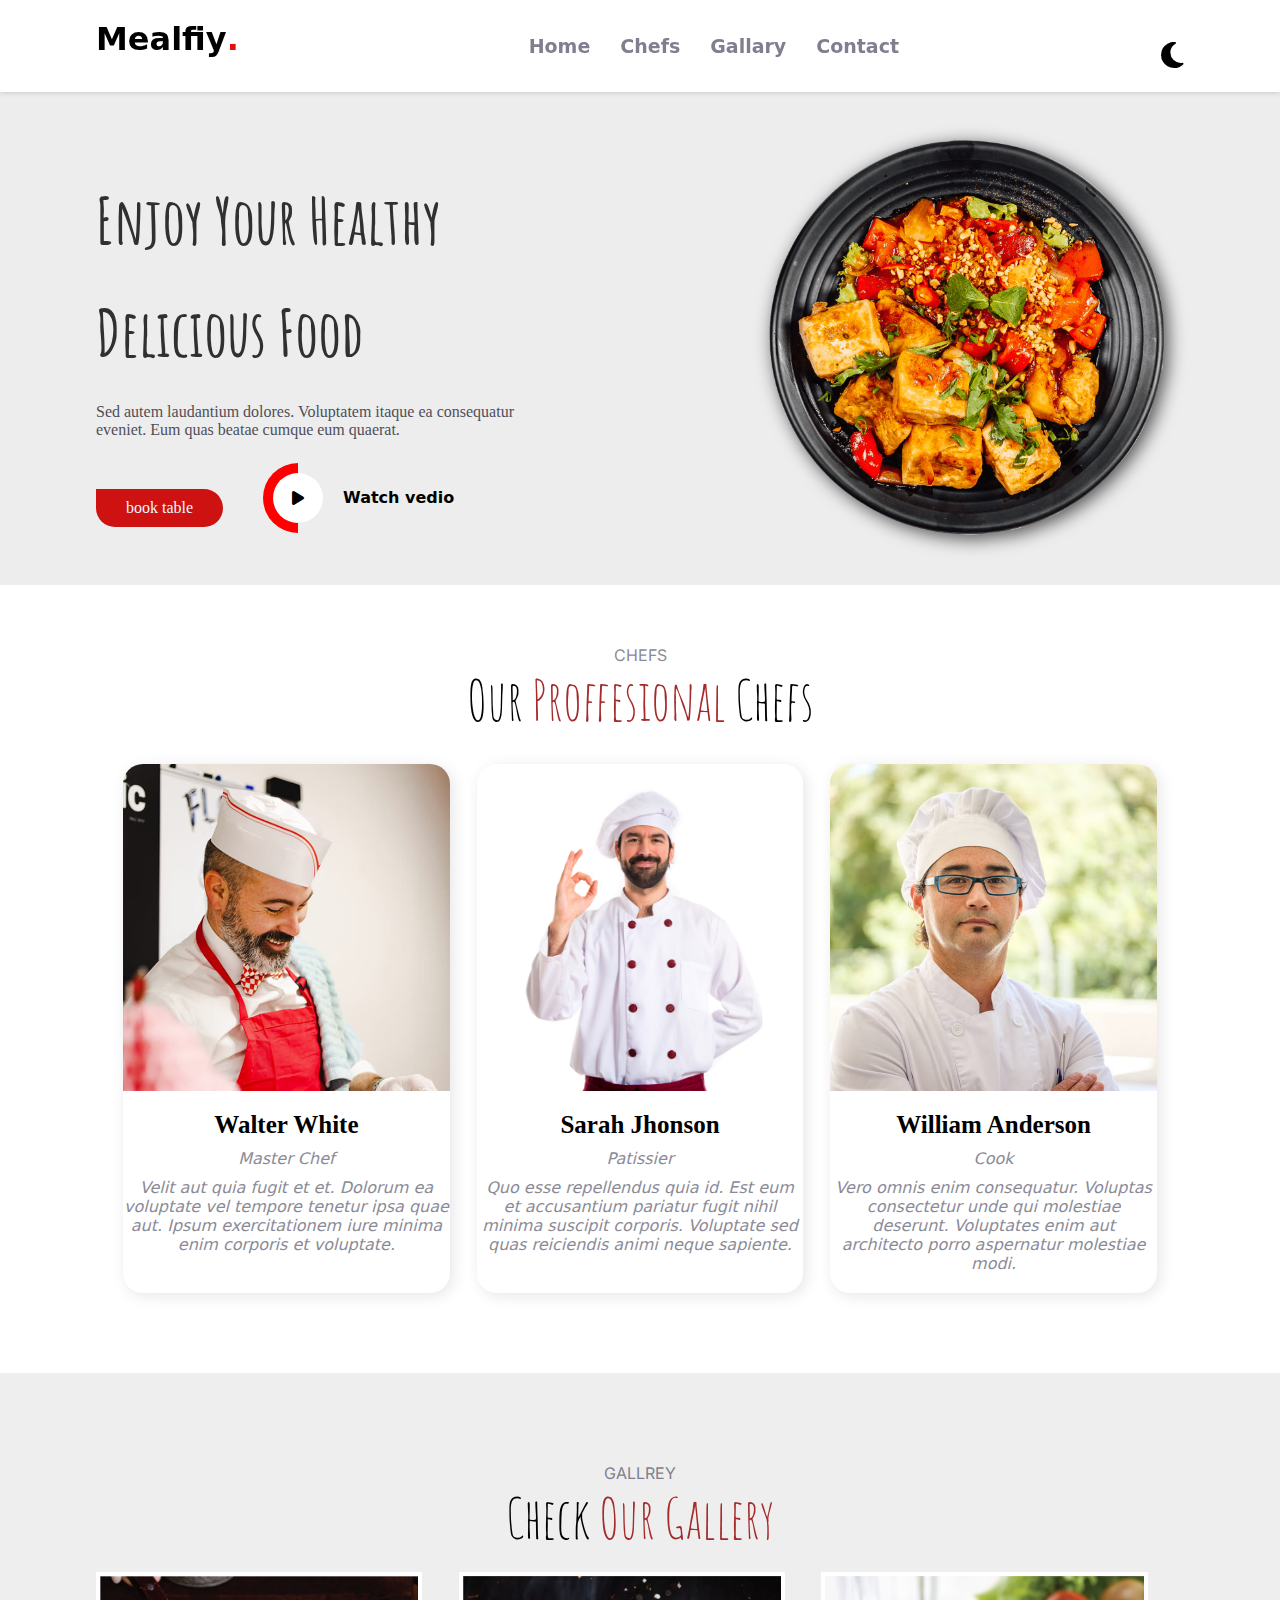
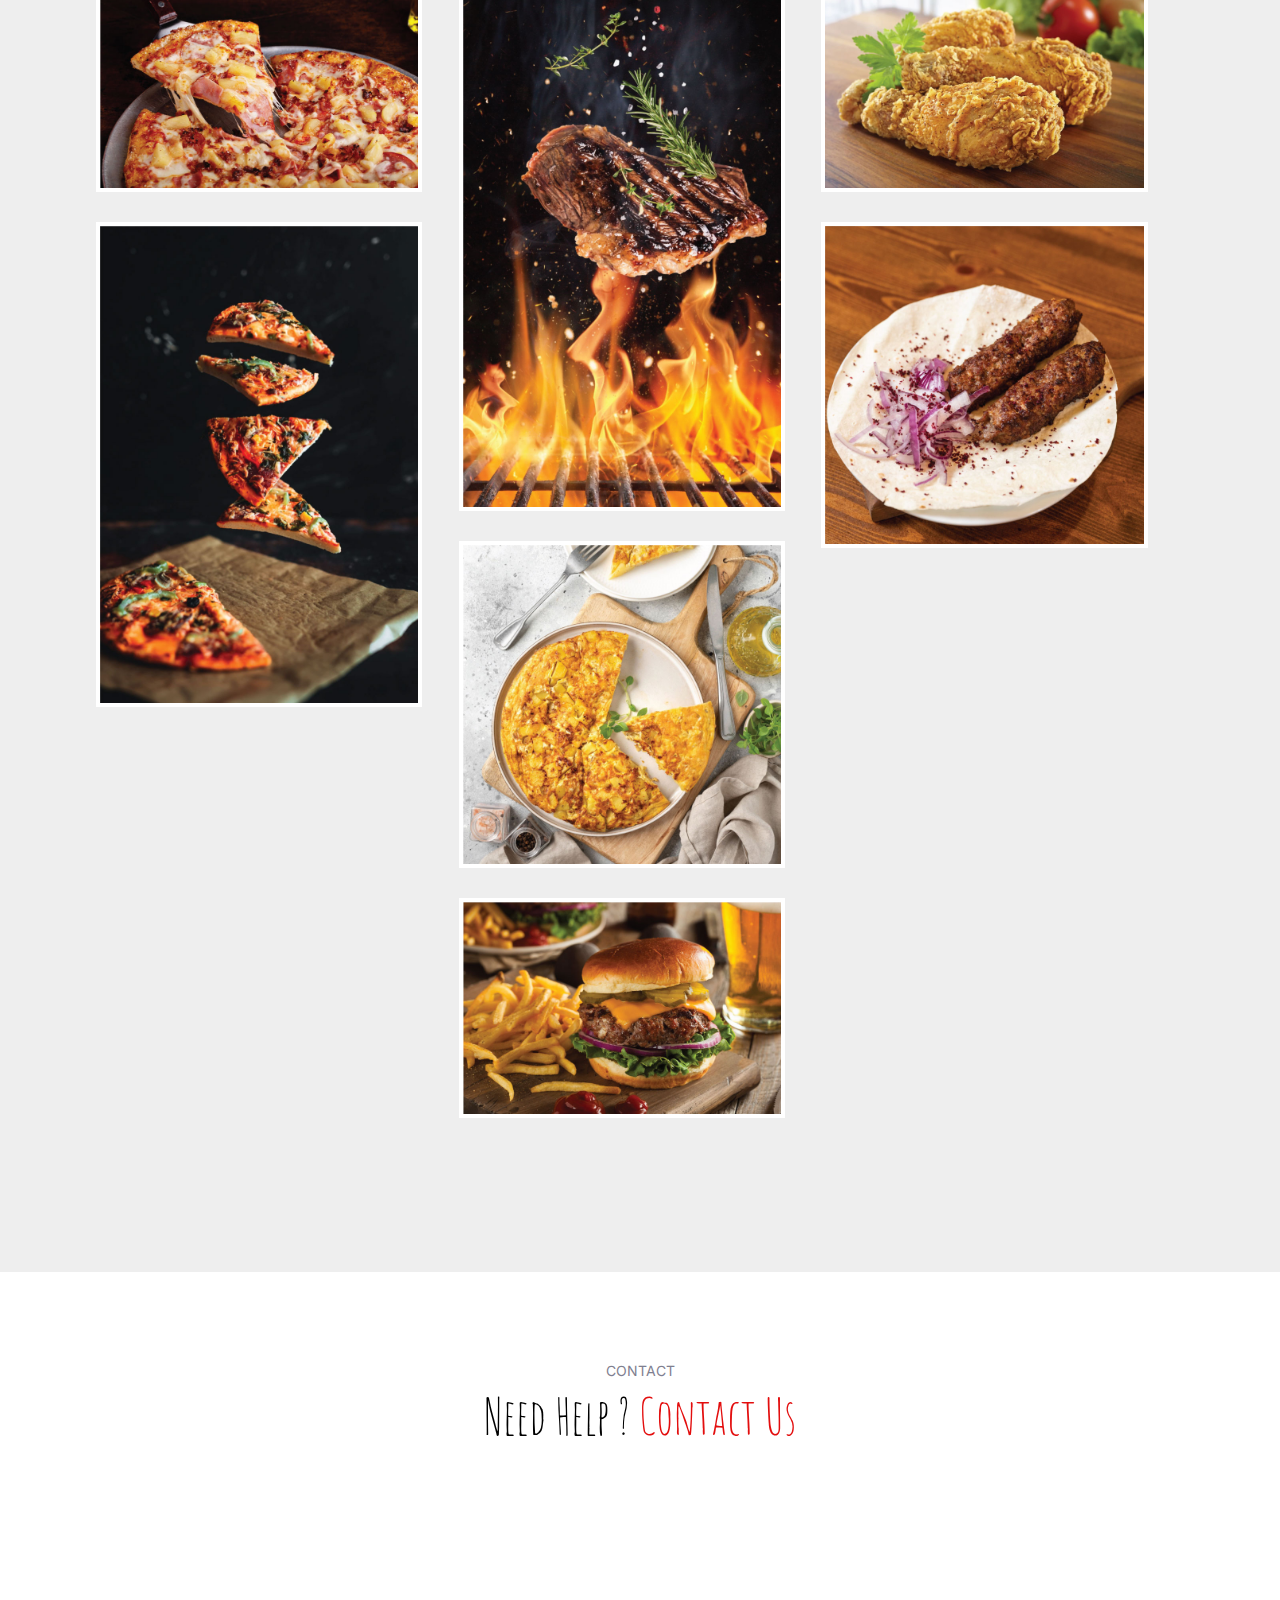
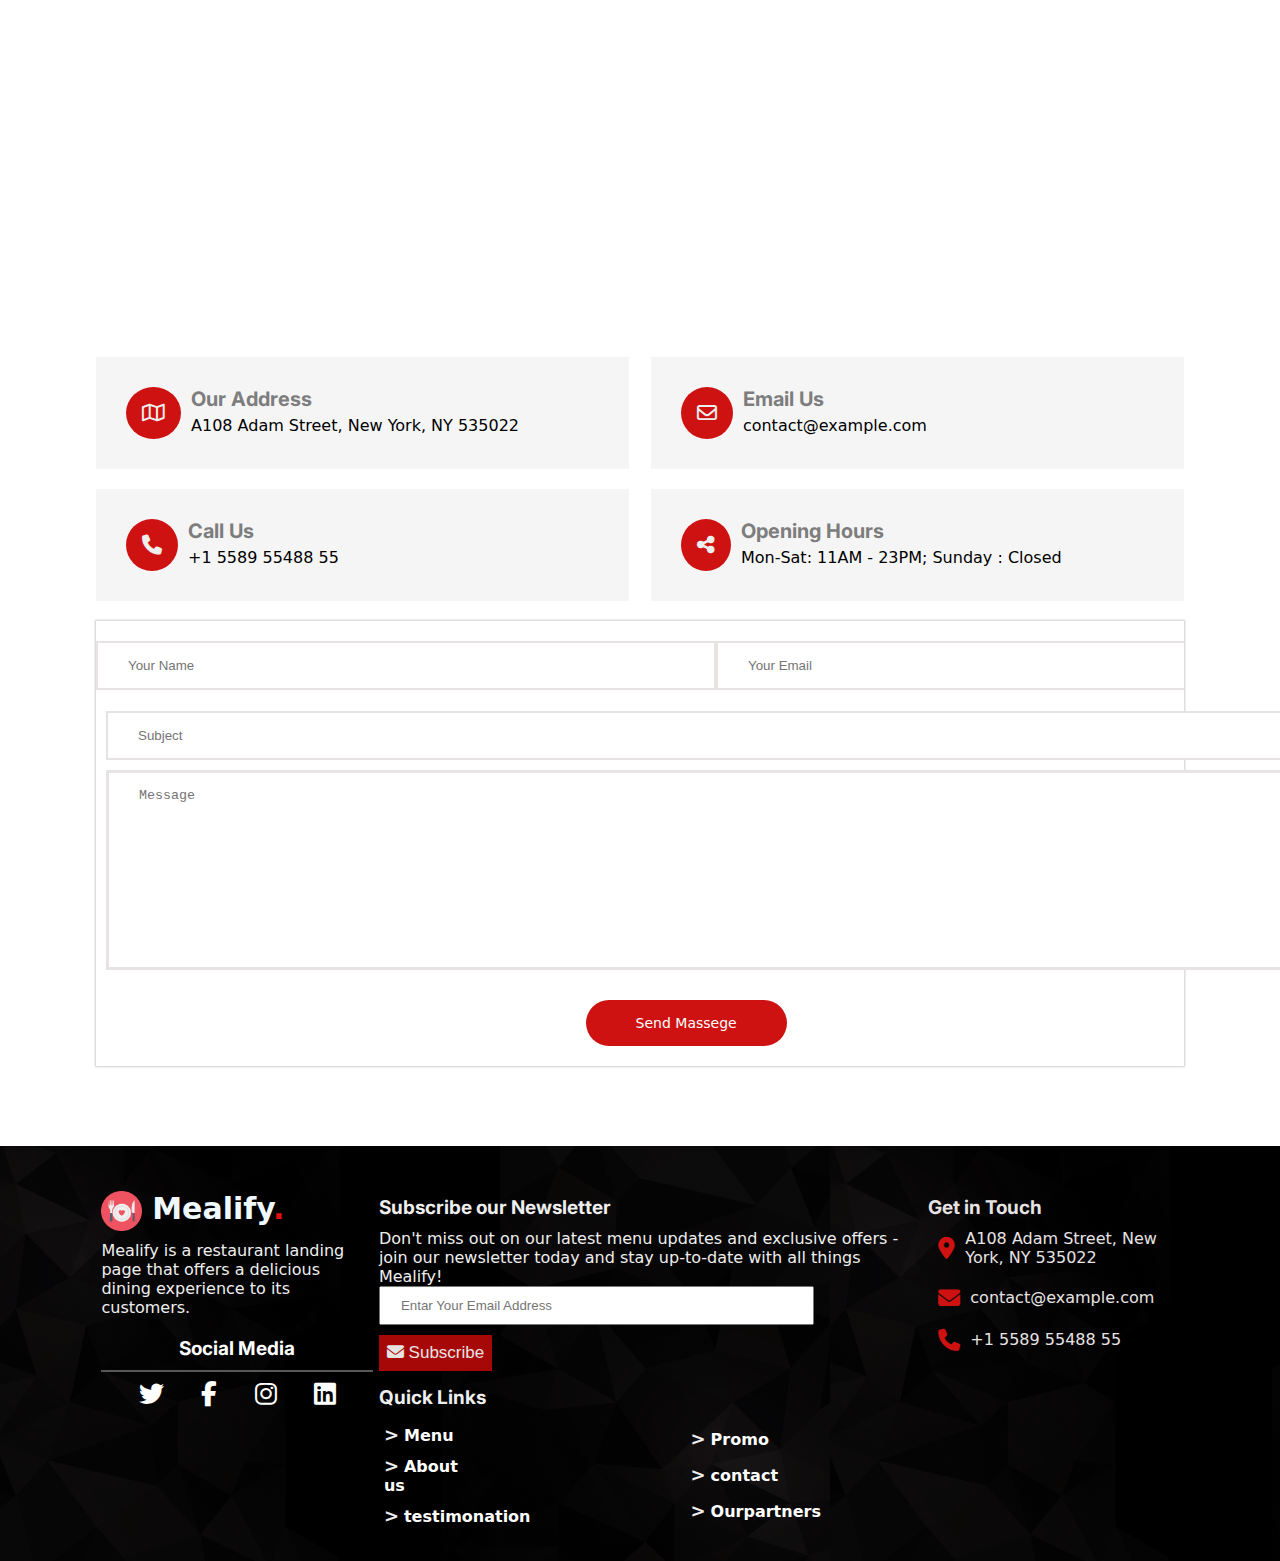
<file: index.html>
<html>
<head>
    <link rel="stylesheet" href="./css/all.min.css">
    <link
        href="https://fonts.googleapis.com/css2?family=Assistant:wght@200..800&family=Inter:ital,opsz,wght@0,14..32,100..900;1,14..32,100..900&display=swap"
        rel="stylesheet">
    <link
        href="https://fonts.googleapis.com/css2?family=Inter:ital,opsz,wght@0,14..32,100..900;1,14..32,100..900&display=swap"
        rel="stylesheet">
    <link href="https://fonts.googleapis.com/css2?family=Amatic+SC:wght@400;700&display=swap" rel="stylesheet">
    <link rel="stylesheet" href="./css/style.css">
    <title >Mealfiy </title>
    
</head>

<body>

    <!-- start header -->

    <div class="header" id="Home">
        <div class="nav">
            <div class="contenar">
                <div class="layer">
                    <div class="logo">
                        <a href="#">Mealfiy</a>
                    </div>

                    <ul>
                        <li>
                            <a href="#Home" id="">Home</a>
                        </li>
                        <li>
                            <a href="#chefs">Chefs</a>
                        </li>
                        <li>
                            <a href="#gallary">Gallary</a>
                        </li>
                        <li>
                            <a href="#contacts">Contact</a>
                        </li>
                    </ul>
                    <div class="i-frame">
                        <i class="fa-solid fa-moon"></i>
                    </div>
                </div>
            </div>
        </div>
        <div class="contenar">
            <div class="parent">
                <div class="content-hed">
                    <p class="style">Enjoy Your Healthy
                    </p>
                    <p class="style">Delicious Food</p>
                    <p>Sed autem laudantium dolores. Voluptatem itaque ea consequatur eveniet. Eum quas beatae cumque
                        eum
                        quaerat.</p>
                        <div class="buttons">
                            <a href="#" class="f-1">book table</a>
                            <a href="#" class="vedio-button"><span>Watch vedio</span></a>
                        </div>
                        
                </div>
                <div class="img-hed">
                    <img src="./hero-img.png" alt="dish of chiken">
                </div>
            </div>
        </div>
    </div>
    <!-- start chefs sec  -->
    <div class="chefs" id="chefs">
        <div class="content-chefs">
            <h3>CHEFS</h3>
            <p>Our <span>Proffesional</span> Chefs</p>
        </div>
        <div class="about-chefs">
            <div class="contenar">
                <div class="img-chefs">
                    <div class="chef1">
                        <img src="./chefs-1.jpg" alt="Master chef ">
                        <h2>Walter White</h2>
                        <p>Master Chef</p>
                        <p>Velit aut quia fugit et et. Dolorum ea voluptate vel tempore tenetur ipsa quae aut. Ipsum
                            exercitationem iure minima enim corporis et voluptate.</p>
                    </div>
                    <div class="chef1">
                        <img src="./chefs-2.jpg" alt="Sarah Jhonson">
                        <h2>Sarah Jhonson</h2>
                        <p>Patissier</p>
                        <p>Quo esse repellendus quia id. Est eum et accusantium pariatur fugit nihil minima suscipit
                            corporis.
                            Voluptate sed quas reiciendis animi neque sapiente.</p>
                    </div>
                    <div class="chef1">
                        <img src="./chefs-3.jpg" alt="William Anderson">
                        <h2>William Anderson</h2>
                        <p>Cook</p>
                        <p>Vero omnis enim consequatur. Voluptas consectetur unde qui molestiae deserunt. Voluptates
                            enim
                            aut
                            architecto porro aspernatur molestiae modi.</p>
                    </div>

                </div>
            </div>

        </div>






    </div>
    <!-- start gallary -->
    <div class="gallery" id="gallary">
        <div class="content-gallery">
            <h3>GALLREY</h3>
            <p>Check <span>Our Gallery</span></p>
        </div>
        <div class="gallery-item">
            <div class="contenar">
                <div class="gallery-img">
                    <div class="item1">
                        <img src="./meal-1.jpg" alt="pizza">
                        <div class="caption">
                            <h3>
                                Pizza
                            </h3>
                            <p>Hawaiian pizza with ham and pineapple</p>
                        </div>
                    </div>
                    <div class="item1">
                        <img src="./meal-4.jpg" alt="Pizza">
                        <div class="caption">
                            <h3>
                                Levitation pizza
                            </h3>
                            <p>Levitation pizza on black background.</p>
                        </div>
                    </div>
                    <div class="item1">
                        <img src="./meal-2.jpg" alt="meat">
                        <div class="caption">
                            <h3>
                                Beef steaks
                            </h3>
                            <p>Tasty beef steaks flying above cast iron grate with fire flames.</p>
                        </div>
                    </div>
                    <div class="item1">
                        <img src="./meal-7.jpg" alt="pizza">
                        <div class="caption">
                            <h3>
                                Frittata
                            </h3>
                            <p>Frittata or potato pie in a ceramic plate</p>
                        </div>
                    </div>

                    <div class="item1">
                        <img src="./meal-3.jpg" alt="burger">
                        <div class="caption">
                            <h3>
                                Burger
                            </h3>
                            <p>grass fed bison hamburger with chips & beer</p>
                        </div>
                    </div>
                    <div class="item1">
                        <img src="./meal-5.jpg" alt="chiken">
                        <div class="caption">
                            <h3>
                                Crispy Fried Chicken
                            </h3>
                            <p>Golden brown chicken legs with a crunchy coating and juicy meat</p>
                        </div>
                    </div>

                    <div class="item1">
                        <img src="./meal-6.jpg" alt="">
                        <div class="caption">
                            <h3>
                                Lyulya kebab
                            </h3>
                            <p>Tender and juicy skewers of ground lamb or beef, flavored with aromatic spices and herbs</p>
                        </div>
                    </div>



                </div>
            </div>







        </div>
    </div>
    <!-- start contacet  -->
    <div class="contact-us" id="contacts">
        <div class="contenar">
            <div class="main-contact">
                <h3>CONTACT</h3>
                <p>Need Help ? <span>Contact Us</span></p>
            </div>
            <iframe
                src="https://www.google.com/maps/embed?pb=!1m14!1m8!1m3!1d10947.188275598868!2d-74.011253!3d40.71231!3m2!1i1024!2i768!4f13.1!3m3!1m2!1s0x89c25a22a3bda30d%3A0xb89d1fe6bc499443!2sDowntown.%20Conference%20Center!5e1!3m2!1sen!2sus!4v1745256331251!5m2!1sen!2sus"
                width="600" height="450" style="border:0;" allowfullscreen="" loading="lazy"
                referrerpolicy="no-referrer-when-downgrade"></iframe>
            <div class="about-us">
                <div class="ss">
                    <div class="icon">
                        <i class="fa-regular fa-map"></i>
                    </div>
                    <div class="address-content">
                        <h3>Our Address</h3>
                        <p>A108 Adam Street, New York, NY 535022</p>
                    </div>
                </div>
                <div class="ss">
                    <div class="icon">
                        <i class="fa-regular fa-envelope"></i>
                    </div>
                    <div class="email-content">
                        <h3>Email Us</h3>
                        <p>contact@example.com</p>
                    </div>
                </div>
                <div class="ss">
                    <div class="icon">
                        <i class="fa-solid fa-phone"></i>
                    </div>
                    <div class="call-content">
                        <h3>Call Us</h3>
                        <p>+1 5589 55488 55</p>
                    </div>
                </div>
                <div class="ss">
                    <div class="icon">
                        <i class="fa-solid fa-share-nodes"></i>
                    </div>
                    <div class="opening-content">
                        <h3> Opening Hours</h3>
                        <p><span>Mon-Sat</span>: 11AM - 23PM;<span> Sunday </span>: Closed</p>
                    </div>
                </div>
            </div>
            <form>
                <div class="fields">

                    <div class="f-field">
                        <input type="text" placeholder="Your Name">
                        <input type="email" placeholder="Your Email">
                    </div>

                    <input type="text" class="in-1" placeholder="Subject">

                    <textarea name="text" placeholder="Message" id=""></textarea>
                    <button type="submit" class="btn2">
                        Send Massege
                    </button>
                </div>


        </div>

        </form>
    </div>
    <!-- start footer  -->
    <footer>
        <div class="contenar">
            <div class="layer-2">
                <div class="mealfiy">
                    <div class="mealfiy-logo">
                        <img src="./favicon.png" alt="">
                        <h2>Mealify</h2>
                        <p>Mealify is a restaurant landing page that offers a delicious dining experience to its
                            customers.
                        </p>
                    </div>
                    <div class="mealfiy-social">
                        <h3>Social Media</h3>

                        <div class="social-links">

                            <a href="https://x.com/" target="_blank">
                                <i class="fa-brands fa-twitter"></i>
                            </a>
                            <a href="https://www.facebook.com/" target="_blank">
                                <i class="fa-brands fa-facebook-f"></i>
                            </a>
                            <a href="https://www.instagram.com/accounts/login/?hl=en" target="_blank">
                                <i class="fa-brands fa-instagram"></i>
                            </a>
                            <a href="https://www.linkedin.com/in/alsayed-mohamed-594770264/" target="_blank">
                                <i class="fa-brands fa-linkedin"></i>
                            </a>
                        </div>
                    </div>

                </div>
                <div class="subscrbtion">
                    <div class="sub-content">
                        <h3>Subscribe our Newsletter</h3>
                        <p>Don't miss out on our latest menu updates and exclusive offers - join our newsletter today
                            and
                            stay up-to-date with all things Mealify!</p>
                    </div>
                    <div class="sub-bt">
                        <input type="text" placeholder="Entar Your Email Address">
                        <button> <i class="fa-solid fa-envelope"></i>
                            Subscribe </button>

                    </div>
                    <div class="quick-links">
                        <h3>Quick Links</h3>
                        <div class="layer-3">
                            <ul>
                                <li>
                                    <a href="#">Menu</a>
                                </li>
                                <li>
                                    <a href="#">About us</a>
                                </li>
                                <li>
                                    <a href="#">testimonation</a>
                                </li>
                            </ul>
                            <ul>
                                <li>
                                    <a href="#">Promo</a>
                                </li>
                                <li>
                                    <a href="#">contact</a>
                                </li>
                                <li>
                                    <a href="#">Ourpartners</a>
                                </li>
                            </ul>
                        </div>
                    </div>

                </div>
                <div class="info-us">
                    <h3>Get in Touch</h3>
                    <div class="info-icon">
                        <a href="#">
                            <i class="fa-solid fa-location-dot"></i>
                            <p>A108 Adam Street, New York, NY 535022</p></a>
                    </div>
                    <div class="info-icon">
                        <a href="#"><i class="fa-solid fa-envelope"></i>
                            <p>
                                contact@example.com</p></a>
                    </div>
                    <div class="info-icon">
                       <a href="#"> <i class="fa-solid fa-phone"></i>
                        <p>+1 5589 55488 55</p></a>
                    </div>

                </div>
            </div>
        </div>
    </footer>
</body>
</html>
</file>
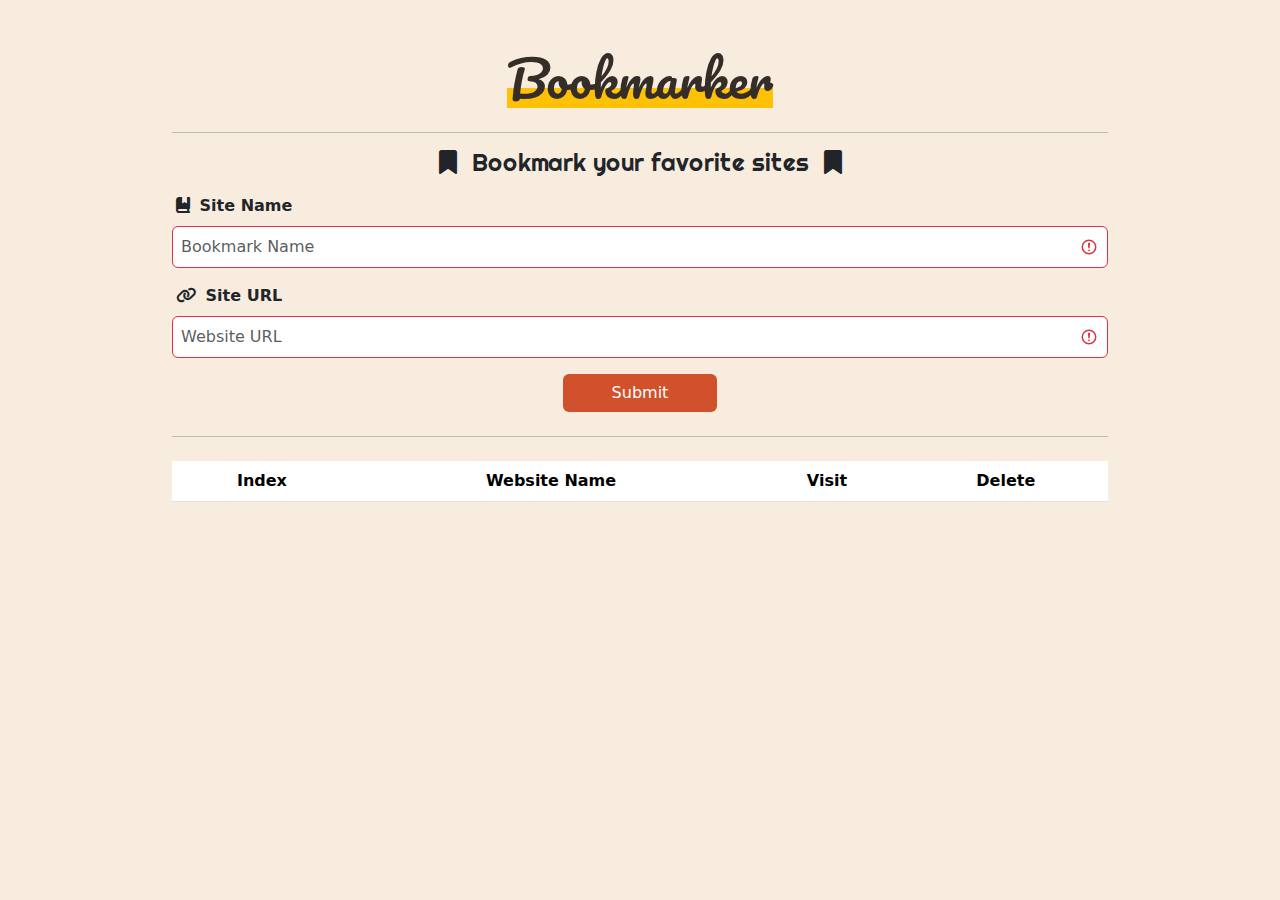
<file: elsayedelkhouly-sun-wed-6-9-assignment10-01025726565/index.html>
<!DOCTYPE html>
<html lang="en">
<head>
    <meta charset="UTF-8">
    <meta name="viewport" content="width=device-width, initial-scale=1.0">
    <link rel="preconnect" href="https://fonts.googleapis.com">
    <link rel="preconnect" href="https://fonts.gstatic.com" crossorigin>
    <link href="https://fonts.googleapis.com/css2?family=Pacifico&family=Righteous&display=swap" rel="stylesheet">
    <link rel="stylesheet" href="./webfonts/all.min.css">
    <link rel="stylesheet" href="./css/css/bootstrap.min.css">
    <link rel="stylesheet" href="./css/style.css">
    <title>Bookmark</title>
</head>
<body>
    
    <main>
        <section class="container w-75">
            <h1 class="text-center mt-5 mb-4 position-relative">Bookmarker</h1>
            <hr>
            <h2 class="text-center fs-4 fs-md-3 fs-lg-2">
                <i class="fa-solid fa-bookmark mx-2"></i>
                    Bookmark your favorite sites
                <i class="fa-solid fa-bookmark mx-2"></i>
            </h2>

            <div class="site-name d-flex flex-column my-3">
                <label for="siteName" class="pb-2 fw-semibold"><i class="fa-solid fa-book-bookmark mx-1"></i> Site Name</label>
                <input type="text" id="siteName" class="form-control rounded-2 border-1 p-2 is-invalid" placeholder="Bookmark Name" oninput="validateName()">
            </div>
            <div class="site-url d-flex flex-column my-3">
                <label for="siteUrl" class="pb-2 fw-semibold"><i class="fa-solid fa-link mx-1"></i> Site URL</label>
                <input type="text" id="siteUrl" class="form-control rounded-2 border-1 p-2 is-invalid" placeholder="Website URL" oninput="validateUrl()">
                <div id="urlAlert" class="text-danger fw-semibold d-none">
                    Please Enter a Valid URL
                </div>
            </div>
            <button class="btn px-5 mx-auto d-block mb-4" onclick="addUrl()">
                Submit
            </button>
            <hr>
            <table class="table mt-4 text-center bg-light">
                <thead>
                    <tr>
                        <th>
                            Index
                        </th>
                        <th>
                            Website Name
                        </th>
                        <th>
                            Visit
                        </th>
                        <th>
                            Delete
                        </th>
                    </tr>
                <tbody id="bookmark">
                    
                </tbody>
                </thead>
            </table>
        </section>
    </main>

    <script src="./js/main.js"></script>
</body>
</html>
</file>
<file: css/style.css>
* {
    box-sizing: border-box;
    margin: 0;
    scroll-behavior: smooth;
}

.contenar {
    width: 85%;
    margin: 0 auto;

}

/* start header */
.layer {
    display: flex;
    flex-wrap: wrap;
    justify-content: space-between;
    padding-top: 20px;
    padding-bottom: 20px;
}

.nav {
    background-color: #ffffff;
    position: fixed;
    left: 0;
    right: 0;
    z-index: 999;
    box-shadow: 0px 0px 6px rgba(0, 0, 0, .2);

}



.nav .logo a {
    color: black;
    font-size: 32px;
    font-weight: 700;
    font-family: system-ui, -apple-system, BlinkMacSystemFont, 'Segoe UI', Roboto, Oxygen, Ubuntu, Cantarell, 'Open Sans', 'Helvetica Neue', sans-serif;
    text-decoration: none;
    padding-top: 40px;
}

.logo a::after {
    content: ".";
    color: #e30e0e;
    position: absolute;
}

ul {
    display: flex;
    justify-content: space-evenly;
}

ul li {
    padding: 15px;
    list-style: none;
}

ul li a {
    text-decoration: none;
    color: #7f7f90;
    font-size: 19px;
    font-weight: 600;
    font-family: system-ui, -apple-system, BlinkMacSystemFont, 'Segoe UI', Roboto, Oxygen, Ubuntu, Cantarell, 'Open Sans', 'Helvetica Neue', sans-serif;
    padding-bottom: 5px;
    transition: all .7s;
    position: relative;
}

ul li a::after {
    content: "";
    width: 0%;
    position: absolute;
    bottom: 0;
    left: 0;
    height: 2px;
    background-color: #ce1212;
    transition: all 1s;


}

ul li a:hover {
    color: black;
}

.nav ul li a:hover::after {
    width: 100%;
}

.i-frame {
    margin-top: 20px;
    font-size: 30px;
}



.header {
    background-color: rgb(237, 237, 237);
}

.parent {

    display: flex;
    justify-content: space-between;
    align-items: center;
    padding-top: 120px;
}

.content-hed {
    width: 40%;

}

@keyframes shake {
    0% {
        transform: translate(1px, 1px) rotate(0deg);
    }

    10% {
        transform: translate(-1px, -2px) rotate(-1deg);
    }

    20% {
        transform: translate(-3px, 0px) rotate(1deg);
    }

    30% {
        transform: translate(3px, 2px) rotate(0deg);
    }

    40% {
        transform: translate(1px, -1px) rotate(1deg);
    }

    50% {
        transform: translate(-1px, 2px) rotate(-1deg);
    }

    60% {
        transform: translate(-3px, 1px) rotate(0deg);
    }

    70% {
        transform: translate(3px, 1px) rotate(-1deg);
    }

    80% {
        transform: translate(-1px, -1px) rotate(1deg);
    }

    90% {
        transform: translate(1px, 2px) rotate(0deg);
    }

    100% {
        transform: translate(1px, -2px) rotate(-1deg);
    }
}

.parent .img-hed img:hover {
    animation: shake 1s infinite;
}

.img-hed {
    width: 40%;
    padding: 20px;
    filter: drop-shadow(4px 4px 9px #000a);
    margin-bottom: 30px;
}

.img-hed img {
    width: 100%;
}

.content-hed .style {
    font-size: 65px;
    font-family: "Amatic SC", sans-serif;
    font-weight: 600;
    color: rgba(0, 0, 0, .8);

}

.content-hed p {
    color: rgb(79, 79, 90);
    font-weight: 400;
    margin-bottom: 30px;

}



.buttons {
    display: flex;
}

.buttons .vedio-button {
    display: flex;
    justify-content: center;
    align-items: center;
    position: relative;
    text-decoration: none;
    color: black;
    font-weight: 600;
    font-family: system-ui, -apple-system, BlinkMacSystemFont, 'Segoe UI', Roboto, Oxygen, Ubuntu, Cantarell, 'Open Sans', 'Helvetica Neue', sans-serif;
    transition: all 1s;
    margin-left: 30px;
}

.buttons .vedio-button::before {
    content: "\f04b";
    font-family: "Font Awesome 6 Free";
    font-weight: 900;
    background-color: #ffffff;
    border-radius: 50%;
    width: 50px;
    height: 50px;
    display: flex;
    justify-content: center;
    align-items: center;
    position: relative;
    z-index: 2;
    column-gap: 60px;
}

.buttons .vedio-button::after {
    content: "";
    background-image: linear-gradient(to right, red 0 50%, transparent 50%);
    position: absolute;

    left: -10;
    width: 70px;
    height: 70px;
    border-radius: 50%;
}

.buttons .vedio-button a {
    padding-left: 90px;
}

.buttons .vedio-button span {
    margin-left: 20px;
}

.buttons .vedio-button:hover {
    color: #e30e0e;
}


.content-hed .f-1 {
    background-color: #ce1212;
    list-style: none;
    text-decoration: none;
    padding: 10px 30px;
    border-top-right-radius: 20px;
    border-bottom-right-radius: 20px;
    border-bottom-left-radius: 20px;
    border: 1px;
    color: aliceblue;
    margin-right: 20px;
    margin-top: 20px;
    transition: 1s;

}

.content-hed .buttons .f-1:hover {
    background-color: #ff0000;
}

/* start chefs style */

.chefs {
    margin-top: 40px;

    overflow: auto;
    margin-bottom: 40px;
}

.content-chefs {

    text-align: center;
}

.content-chefs p {
    color: black;
    font-size: 55px;
    font-weight: 500;
    font-family: "Amatic SC", sans-serif;
    margin-bottom: 20px;
}

.content-chefs span {
    color: #a52a2a;
}

.content-chefs h3 {
    font-family: "Inter", sans-serif;
    color: #8b8b97;
    margin-top: 20px;
    font-size: 16px;
    font-weight: 400;
}

.img-chefs {
    display: flex;
    flex-wrap: wrap;
    flex-direction: row;
    justify-content: space-evenly;

}

.img-chefs .chef1 {
    width: 30%;
    text-align: center;
    border-top-right-radius: 20px;
    border-bottom-left-radius: 20px;
    border-bottom-right-radius: 20px;
    border-top-left-radius: 20px;
    border: 0px solid transparent;
    margin-top: 10px;
    margin-bottom: 40px;
    overflow: hidden;
    transition: 1s;
    box-shadow: 3px 3px 15px 0px rgba(0, 0, 0, 0.1);
    padding-bottom: 20px;
}

.chef1:hover {

    scale: 1.07;

}

.img-chefs p {
    color: #8b8b97;
    margin-top: 10px;

    font-family: system-ui, -apple-system, BlinkMacSystemFont, 'Segoe UI', Roboto, Oxygen, Ubuntu, Cantarell, 'Open Sans', 'Helvetica Neue', sans-serif;
    font-style: italic;
}

.img-chefs img {
    width: 100%;
}

.img-chefs h2 {
    font-size: 25px;
    margin-top: 20px;
}

/* start gallery style  */

.gallery {
    background-color: #eeeeee;
    margin-top: 40px;
    overflow: auto;
}

.content-gallery p {
    color: black;
    font-size: 55px;
    font-weight: 500;
    font-family: "Amatic SC", sans-serif;
    margin-bottom: 20px;
    text-align: center;
}

.content-gallery span {
    color: #a52a2a;
}

.content-gallery h3 {
    text-align: center;
    font-family: "Inter", sans-serif;
    color: #7f7f90;
    margin-top: 20px;
    font-size: 16px;
    font-weight: 400;
    margin-top: 90px;

}

.gallery-item {
    background-color: #eeeeee;
    overflow: auto;
}

.gallery-img {
    display: flex;
    flex-wrap: wrap;
    flex-direction: column;
    height: 1300px;
    overflow: auto;
}

.gallery-img .item1 {
    width: 30%;
    border: 4px solid white;
    position: relative;
    margin-bottom: 30px;
    overflow: hidden;

}


.gallery-img .item1 .caption {
    background-color: rgba(0, 0, 0, .5);
    position: absolute;
    top: 0;
    bottom: 0;
    left: 0;
    right: 0;
    text-align: center;
    display: flex;
    justify-content: center;
    align-items: center;
    flex-direction: column;
    color: #f5f5f5;
    transform: translatey(100%);
    opacity: 0;
    transition: all .7s;

}

.gallery-img .item1:hover .caption {
    opacity: 1;
    transform: translateY(0);
}


.gallery-img img {
    width: 100%;
}

.item1 .caption h3 {
    font-family: "Inter", sans-serif;
    font-size: 24px;
    font-weight: 700;
    margin-bottom: 5px;
}

.item1 .caption p {
    font-family: system-ui, -apple-system, BlinkMacSystemFont, 'Segoe UI', Roboto, Oxygen, Ubuntu, Cantarell, 'Open Sans', 'Helvetica Neue', sans-serif;
    font-size: 16px;
    font-weight: 400;
    padding-left: 10px;
    padding-right: 10px;
}




/* start style contact
 */


.main-contact {

    text-align: center;
    margin-top: 70px;
    overflow: auto;
}

.main-contact p {
    color: black;
    font-family: "Amatic SC", sans-serif;
    font-size: 50px;
    font-weight: 400;
    padding-top: 5px;
}

.main-contact p span {
    color: #e30e0e;
}

.main-contact h3 {
    font-size: 14px;
    color: #7f7f90;
    margin-top: 20px;
    font-family: "Inter", sans-serif;
    font-weight: 400;
}

iframe {
    margin-top: 30px;
    width: 100%;
}

.about-us {
    display: flex;
    flex-wrap: wrap;
    gap: 20px;
    justify-content: space-between;
    column-gap: 2PX;
    margin-top: 30px;
    margin-bottom: 20px;
}

.about-us .ss {
    width: 49%;
    background-color: #f5f5f5;
    display: flex;
    flex-wrap: wrap;
    padding: 30px 30px;
    overflow: auto;


}

.icon {
    display: flex;
    background-color: #ce1212;
    color: #eeeeee;
    justify-content: left;
    align-items: center;
    font-size: 20px;
    border-radius: 50%;
    border: 1px solid transparent;
    padding: 15px 15px;
    margin-right: 10px;

}

.about-us .ss h3 {
    font-size: 20px;
    font-family: "Inter", sans-serif;
    font-weight: 700;
    color: #7d7d7d;
    margin-bottom: 5px;

}

.about-us .ss p {
    font-size: 16px;
    font-family: system-ui, -apple-system, BlinkMacSystemFont, 'Segoe UI', Roboto, Oxygen, Ubuntu, Cantarell, 'Open Sans', 'Helvetica Neue', sans-serif;
    font-weight: 400;

}

form {
    display: flex;
    justify-content: center;
    flex-direction: column;
    background-color: #ffffff;
    border: 1px transparent;
    box-shadow: 0px 0px 2px 1px rgba(0, 0, 0, .2);


}


.f-field {

    display: flex;

    flex-wrap: wrap;
    align-items: center;
    overflow: auto;
    flex-direction: column;
    height: 80px;

}

.f-field input {
    width: 620px;
    padding: 15px 30px;
    border: 2px solid #e8e3e3;
    margin-top: 20px;
    overflow: auto;
    outline: none;

}

textarea {
    width: 1270px;
    height: 200px;
    margin-left: 10px;
    margin-top: 10px;
    padding: 15px 30px;
    border: 3px solid #e8e3e3;
    outline: none;
}

.in-1 {
    width: 1270px;
    margin-left: 10px;
    padding: 15px 30px;
    margin-top: 10px;
    border: 2px solid #e8e3e3;
    outline: none;

}


.btn2 {
    padding: 15px 50px;
    background-color: #ce1212;
    position: relative;
    left: 45%;
    margin-top: 30PX;
    margin-bottom: 20PX;
    border-radius: 30px;
    border: 1px;
    color: white;
    transition: 1S;
    font-family: system-ui, -apple-system, BlinkMacSystemFont, 'Segoe UI', Roboto, Oxygen, Ubuntu, Cantarell, 'Open Sans', 'Helvetica Neue', sans-serif;
    font-weight: 400;
    font-size: 14px;

}


.btn2:hover {
    background-color: #ff0000;
}

input:focus {

    border: 2px solid #ff0000;
}

textarea:focus {
    border: 2px solid #ff0000;
}

/* start style footer  */

footer {
    margin-top: 80px;
    padding-top: 25px;
    background-image: linear-gradient(#0009, #0009), url(../textured-metal-background.jpg);
    background-size: contain;
    padding-bottom: 30px;


}


/* first sec */


.layer-2 {
    display: flex;

    justify-content: space-evenly;
}

.mealfiy {
    width: 25%;
}

.mealfiy .mealfiy-logo {
    display: flex;
    flex-wrap: wrap;
    justify-items: center;
    padding-top: 20px;
    overflow: auto;


}

.mealfiy-logo h2 {

    margin-left: 10px;
    color: aliceblue;
    font-family: system-ui, -apple-system, BlinkMacSystemFont, 'Segoe UI', Roboto, Oxygen, Ubuntu, Cantarell, 'Open Sans', 'Helvetica Neue', sans-serif;
    font-size: 30px;
    font-weight: 700;

}

.mealfiy .mealfiy-logo img {
    width: 15%;

}

.mealfiy-logo p {
    color: #eeeeee;
    font-family: system-ui, -apple-system, BlinkMacSystemFont, 'Segoe UI', Roboto, Oxygen, Ubuntu, Cantarell, 'Open Sans', 'Helvetica Neue', sans-serif;
    font-weight: 400;
    margin-top: 10px;
}

.mealfiy-logo h2::after {

    content: ".";
    color: #e30e0e;
}


.mealfiy-social h3 {
    text-align: center;
    color: #ffffff;
    font-family: "Inter", sans-serif;
    font-size: 19px;
    font-weight: 700;
    padding-top: 20px;
    padding-bottom: 10px;
    border-bottom: 2px solid #585858;
}

.social-links {
    display: flex;
    padding-top: 10px;
    justify-content: space-evenly;
}

.social-links a {
    color: white;
    font-size: 25px;
}


/* second sec  */


.subscrbtion {
    width: 50%;
}

.subscrbtion .sub-content {
    color: #eeeeee;
    margin-top: 25px;

}

.sub-content h3 {
    font-family: "Inter", sans-serif;
    font-size: 19px;
    font-weight: 700;
    margin-bottom: 10px;

}

.sub-content p {
    font-family: system-ui, -apple-system, BlinkMacSystemFont, 'Segoe UI', Roboto, Oxygen, Ubuntu, Cantarell, 'Open Sans', 'Helvetica Neue', sans-serif;
    font-size: 16px;
    font-weight: 400;

}

.sub-bt input {
    width: 80%;
    padding: 10px 20px;

}

.sub-bt button {
    color: #e8e3e3;
    padding: 8px 8px;
    background-color: #a60808;
    border: 0px transparent;
    font-size: 17px;
    margin-top: 10px;
    transition: all 1s;
}

.sub-bt button:hover {
    background-color: #e30e0e;
}

.quick-links {
    color: #eeeeee;

}

.quick-links h3 {
    font-family: "Inter", sans-serif;
    font-size: 19;
    font-weight: 700;
    margin-top: 15px;
}

.layer-3 {
    display: flex;

    justify-content: start;

}

.quick-links ul li {
    padding: 5px;
    transition: all .7s;
    width: 20%;
}

.quick-links ul {
    padding-top: 10px;
    display: flex;

    flex-direction: column;
    gap: 0;
    padding-left: 0;
    padding-right: 150px;
}

.quick-links ul li a {
    color: #ffffff;
    font-size: 16px;
    text-align: start;
}



.quick-links ul li a::before {
    content: ">";
    color: #eeeeee;
    padding-right: 5px;
    font-size: 18px;
}

footer .quick-links ul li:hover {
    transform: translateX(10px);
    background-color: #222;
    width: 100%;
}

/* therd-sec */
.info-us {
    width: 23%;
    margin-top: 25px;
}

.info-icon a {
    display: flex;
    margin-left: 10px;
    text-decoration: none;
    padding-bottom: 20px;
    align-items: center;
}

.info-icon a p {
    color: #e8e3e3;
    font-size: 16px;
    padding-left: 5px;
    font-family: system-ui, -apple-system, BlinkMacSystemFont, 'Segoe UI', Roboto, Oxygen, Ubuntu, Cantarell, 'Open Sans', 'Helvetica Neue', sans-serif;
    padding-left: 10px;
}

.info-us h3 {
    color: #e8e3e3;
    font-size: 19px;
    font-weight: 700px;
    font-family: "Inter", sans-serif;
    padding-bottom: 10px;
}

.info-icon a i {
    font-size: 22px;
    color: #ce1212;
}
</file>
<file: elsayedelkhouly-sun-wed-6-9-assignment10-01025726565/css/style.css>
* {
    scroll-behavior: smooth;
}

body{
    background-color: #f7ecde;
}
h1 {
    font-family: "Pacifico", cursive;
    color: #352e28;
    font-size: 50px;
    position: relative;
    z-index: 1;
    text-align: center;
    margin: 0 auto;
    width: fit-content;
}

h1::before {
    content: '';
    position: absolute;
    width: 100%; 
    height: 20px;
    background-color: #ffc106;
    top: 40px;
    left: 0;
    z-index: -1;
    transition: all 0.3s ease-in-out;
}

h1:hover::before {
    top: 30px;
    height: 30px;
}

h2 {
    font-family: "Righteous", sans-serif;
    color: #212529;
    font-size: 25px;
}

.btn {
    background-color: #d1512d;
    color: #ffffff;
}

.btn:hover {
    background-color: #bb4120;
    color: #ffffff;
    transition: all 0.5s;
}

.form-control:focus {
    border-color: #d1512d !important; 
    box-shadow: 0 0 0 4px rgba(227, 134, 2, 0.25); 
    outline: none;
}
</file>
